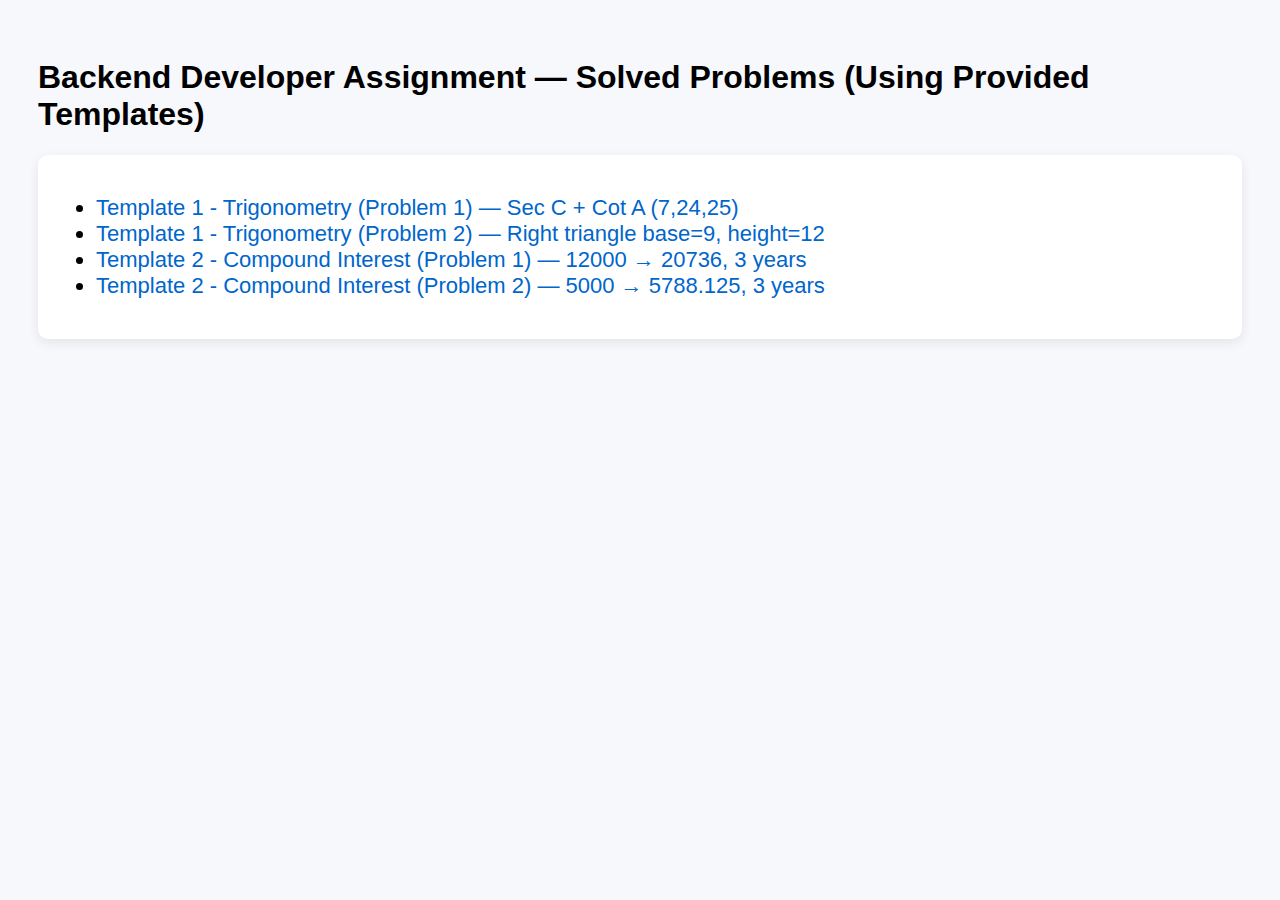
<file: index.html>
<!DOCTYPE html>
<html lang="en">
<head>
<meta charset="utf-8" />
<meta name="viewport" content="width=device-width,initial-scale=1" />
<title>Backend Assignment - Templates</title>
<style>
body { font-family: Calibri, sans-serif; padding: 30px; background: #f6f8fb; }
ul { font-size: 22px; }
a { text-decoration: none; color: #0066cc; }
.card { background: white; padding: 18px; border-radius: 10px; box-shadow: 0 4px 12px rgba(0,0,0,0.08); margin-bottom: 12px; }
</style>
</head>
<body>
<h1>Backend Developer Assignment — Solved Problems (Using Provided Templates)</h1>
<div class="card">
<ul>
<li><a href="temp1_problem1.html" target="_blank">Template 1 - Trigonometry (Problem 1) — Sec C + Cot A (7,24,25)</a></li>
<li><a href="temp1_problem2.html" target="_blank">Template 1 - Trigonometry (Problem 2) — Right triangle base=9, height=12</a></li>
<li><a href="interestcompounded1.html" target="_blank">Template 2 - Compound Interest (Problem 1) — 12000 → 20736, 3 years</a></li>
<li><a href="interestcompounded2.html" target="_blank">Template 2 - Compound Interest (Problem 2) — 5000 → 5788.125, 3 years</a></li>
</ul>
</div>
</body>
</html>
</file>
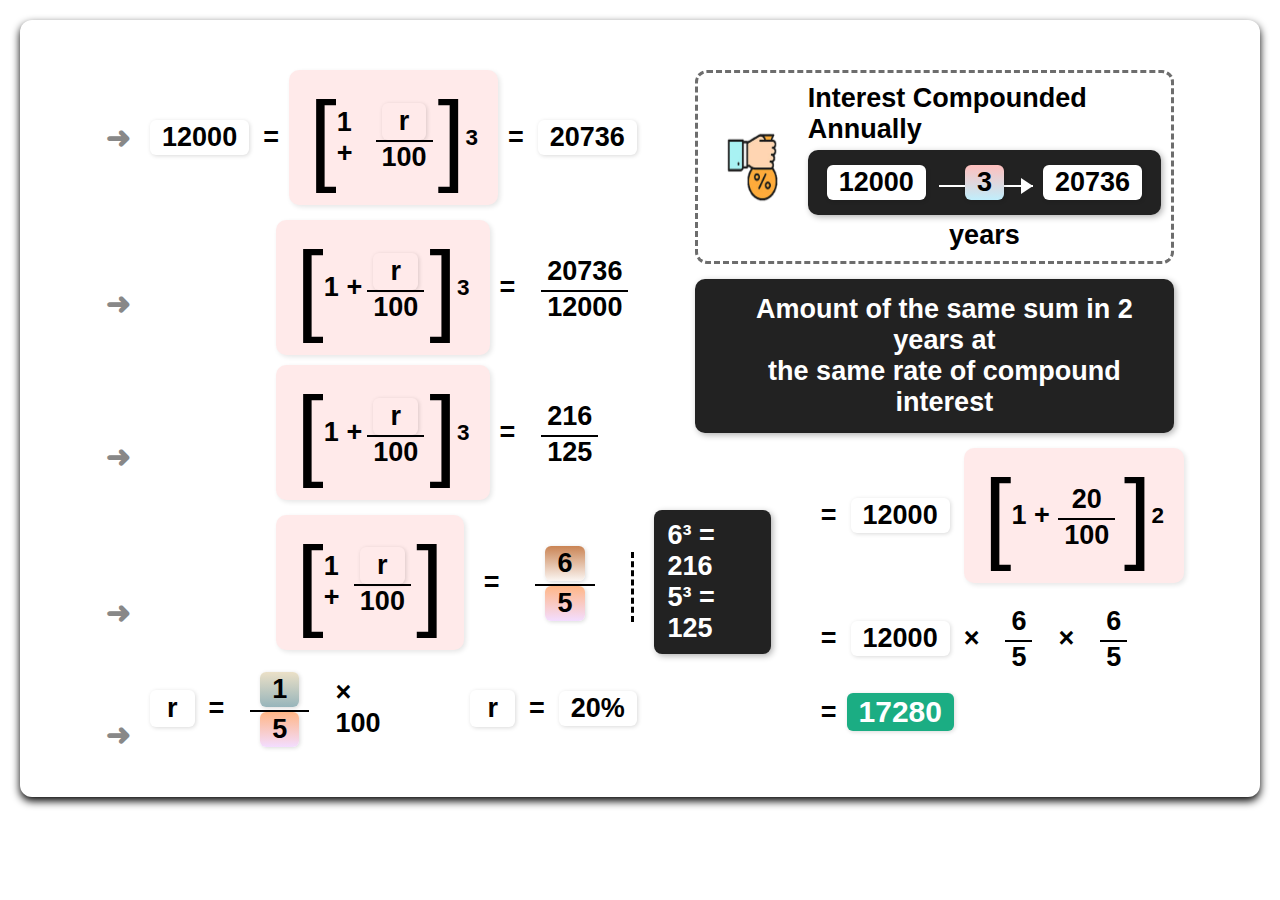
<file: interestcompounded1.html>
<!DOCTYPE html>
<html lang="en">
<head>
  <meta charset="UTF-8" />
  <title>Compound Interest - Problem 1 (12000→20736)</title>
  <link rel="stylesheet" href="colourCode.css">
  <style>
    body {
      margin: 0;
      padding: 20px;
      font-family: Calibri, sans-serif;
      font-size: 27px;
      font-weight: bold;
      background: #fff;
    }

    .container {
      max-width: 1120px;
      margin: auto;
      display: flex;
      gap: 0px;
      box-shadow: 0 4px 8px rgba(-10,0,0,4);
      border-radius: 12px;
      padding: 50px 86px;
      position: relative;
    }

    .arrow-col {
      width: 40px;
      position: relative;
      margin-right: 10px;
    }

    .arrow {
      position: absolute;
      left: 0;
      font-size: 30px;
      color: #888;
    }

    .arrow1 { top: 50px; }
    .arrow2 { top: 216px; }
    .arrow3 { top: 369PX; }
    .arrow4 { top: 525px; }
    .arrow5 { top: 647px; }

    .left-col {
      flex: 1.2;
      display: flex;
      flex-direction: column;
      gap: 15px;
    }

    .right-col {
      flex: 1.2;
      display: flex;
      flex-direction: column;
      gap: 15px;
      padding-left: 54px;
    }

    .step {
      display: flex;
      align-items: center;
      gap: 10px;
    }

    .bracket {
      background: #ffeaea;
      padding: 10px 20px;
      display: flex;
      align-items: center;
      border-radius: 10px;
      box-shadow: 2px 2px 5px rgba(0,0,0,0.1);
    }

    .fraction {
      display: inline-flex;
      flex-direction: column;
      align-items: center;
      justify-content: center;
      margin: 0 5px;
    }

    .fraction .top {
      padding: 3px 17px;
    }

    .fraction .bottom {
      border-top: 2px solid #000;
      padding: 0 6px;
    }

    .varbox {
      padding: 3px 17px;
      border-radius: 6px;
      display: inline-block;
      margin: 0 4px;
      box-shadow: 1px 1px 4px rgba(0, 0, 0, 0.15);
    }

    .numbox {
      background: #ffffff;
      padding: 2px 12px;
      border-radius: 6px;
      display: inline-block;
      margin: 0 4px;
      box-shadow: 1px 1px 4px rgba(0, 0, 0, 0.15);
      z-index: 2;
    }

    .highlight {
      background: #1bad83;
      color: white;
      padding: 2px 12px;
      border-radius: 6px;
      box-shadow: 1px 1px 4px rgba(0, 0, 0, 0.15);
      font-size: 30px;
    }

    .dashed-container {
      display: flex;
      justify-content: space-between;
      gap: 20px;
      position: relative;
      align-items: center;
    }

    .dashed-line {
      width: 0;
      border-left: 3px dashed #000;
      height: 70px;
      position: relative;
      top: 5px;
    }

    .blackbox-inline {
      background: #222;
      color: #fff;
      padding: 10px 14px;
      border-radius: 8px;
      font-size: 27px;
      box-shadow: 2px 2px 6px rgba(0,0,0,0.3);
      gap: 10px;
    }

    .blackbox {
      background: #222;
      color: #fff;
      padding: 15px;
      border-radius: 10px;
      box-shadow: 2px 2px 6px rgba(0,0,0,0.3);
      text-align: center;
      display: flex;
      gap: 31px;
    }

    .blackbox-container {
      position: relative;
    }

    .long-arrow {
      position: absolute;
      top: -12px;
      left: 177px;
      transform: translateX(-50%);
      width: 2px;
      height: 94px;
      background: white;
      z-index: 1;
      rotate: 270deg;
    }

    .long-arrow::after {
      content: '';
      position: absolute;
      bottom: 0;
      left: 50%;
      transform: translateX(-50%);
      width: 0;
      height: 0;
      border-left: 8px solid transparent;
      border-right: 8px solid transparent;
      border-top: 12px solid white;
    }

    .right-top-box {
      display: flex;
      align-items: center;
      gap: 10px;
      background: #fff;
      border: 3px dashed #6d6d6d;
      padding: 10px;
      border-radius: 12px;
    }

    .right-top-box img {
      width: 90px;
      height: 121px;
    }

    .vertical-content {
      display: flex;
      flex-direction: column;
      gap: 5px;
    }

    .calc-line {
      display: flex;
      align-items: center;
      gap: 10px;
    }

    .thirdBracket {
      font-size: 100px;
      font-weight: 100;
    }

    .num0 { background: linear-gradient(to bottom, #F8BACA, #A1C1E0);}
    .num1 { background: linear-gradient(to bottom, #EBE0C7, #97B5BB);}
    .num2 { background: linear-gradient(to bottom, #F3DDFF, #F9FAD7);}
    .num3 { background: linear-gradient(to bottom, #FFBFBD, #C0EEFC);}
    .num4 { background: linear-gradient(to bottom, #F5DEE7, #EEB8CC);}
    .num5 { background: linear-gradient(to bottom, #FFB686, #F3DDFF);}
    .num6 { background: linear-gradient(to bottom, #CA8454, #FBF6F3);}
    .num7 { background: linear-gradient(to bottom, #3399FE, #F0F7FF);}
    .num8 { background: linear-gradient(to bottom, #B8DDFF, #ffffff);}
    .num9 { background: linear-gradient(to bottom, #F1FAFB, #8DD6D8);} 
  </style>
</head>
<body>

<div class="container">
  <!-- Arrow Column -->
  <div class="arrow-col">
    <div class="arrow arrow1">➜</div>
    <div class="arrow arrow2">➜</div>
    <div class="arrow arrow3">➜</div>
    <div class="arrow arrow4">➜</div>
    <div class="arrow arrow5">➜</div>
  </div>

  <!-- Left Column -->
  <div class="left-col">
    <div class="step">
      <span class="numbox">12000</span>
      <span>=</span>
      <div class="bracket">
        <span class="thirdBracket">[</span> 1 +
        <span class="fraction">
          <span class="top varbox R">r</span>
          <span class="bottom">100</span>
        </span> <span class="thirdBracket">]</span> <sup>3</sup>
      </div>
      <span>=</span>
      <span class="numbox">20736</span>
    </div>

    <div style="position: relative; left:130px; display: flex;flex-direction: column ; row-gap: 10px;">
      <div class="step">
        <div class="bracket">  <span class="thirdBracket">[</span> 1 +
          <span class="fraction">
            <span class="top varbox R">r</span>
            <span class="bottom">100</span>
          </span> <span class="thirdBracket">]</span><sup>3</sup>
        </div>
        <span>=</span>
        <span class="fraction">
          <span class="top">20736</span>
          <span class="bottom">12000</span>
        </span>
      </div>

      <div class="step">
        <div class="bracket">  <span class="thirdBracket">[</span> 1 +
          <span class="fraction">
            <span class="top varbox R">r</span>
            <span class="bottom">100</span>
          </span>  <span class="thirdBracket">]</span><sup>3</sup>
        </div>
        <span>=</span>
        <span class="fraction">
          <span class="top">216</span>
          <span class="bottom">125</span>
        </span>
      </div>

      <div class="dashed-container">
        <div class="bracket"> <span class="thirdBracket">[</span> 1 +
          <span class="fraction">
            <span class="top varbox R">r</span>
            <span class="bottom">100</span>
          </span>  <span class="thirdBracket">]</span>
        </div>

        <span>=</span>
        <span class="fraction">
          <span class="top"><span class="numbox num6">6</span></span>
          <span class="bottom"><span class="numbox num5">5</span></span>
        </span>

        <div class="dashed-line"></div>

        <div class="step">
          <span class="blackbox-inline">6³ = 216<br>5³ = 125</span>
        </div>
      </div>
    </div>

    <div class="step">
      <span class="varbox R">r</span>
      <span>=</span>
      <span class="fraction">
        <span class=" top"><span class="numbox num1">1</span></span>
        <span class="bottom"><span class="numbox num5">5</span></span>
      </span>
      <span>× 100</span>
      <span class="varbox R" style="margin-left: 80px;">r</span>
      <span>=</span>
      <span class="numbox">20%</span>
    </div>
  </div>

  <!-- Right Column -->
  <div class="right-col">
    <div class="right-top-box">
      <img src="interesticon.png" alt="icon">
      <div class="vertical-content">
        <span>Interest Compounded Annually</span>

        <!-- ARROW + BLACKBOX WRAPPER -->
        <div class="blackbox-container">
          <div class="long-arrow"></div>
          <div class="blackbox" style="color: #000;">
            <span class="numbox">12000</span>
            <span class="numbox num3">3</span>
            <span class="numbox">20736</span>
          </div>
        </div>

        <span style="text-align: center;">years</span>
      </div>
    </div>

    <div class="blackbox" style="padding-left: 35px;">
      Amount of the same sum in 2 years at<br />
      the same rate of compound interest
    </div>

    <div style="position: relative;left: 126px; display: flex; flex-direction: column; row-gap: 20px;">
      <div class="calc-line">
        <span>=</span>
        <span class="numbox">12000</span>
        <span class="bracket">  <span class="thirdBracket">[</span>1 +
          <span class="fraction">
            <span class="top">20</span>
            <span class="bottom">100</span>
          </span>  <span class="thirdBracket">]</span> <sup>2</sup>
        </span>
      </div>

      <div class="calc-line">
        <span>=</span>
        <span class="numbox">12000</span>
        <span>×</span>
        <span class="fraction">
          <span class="top">6</span>
          <span class="bottom">5</span>
        </span>
        <span>×</span>
        <span class="fraction">
          <span class="top">6</span>
          <span class="bottom">5</span>
        </span>
      </div>

      <div class="calc-line">
        <span>=</span>
        <span class="highlight">17280</span>
      </div>
    </div>
  </div>
</div>

</body>
</html>
</file>
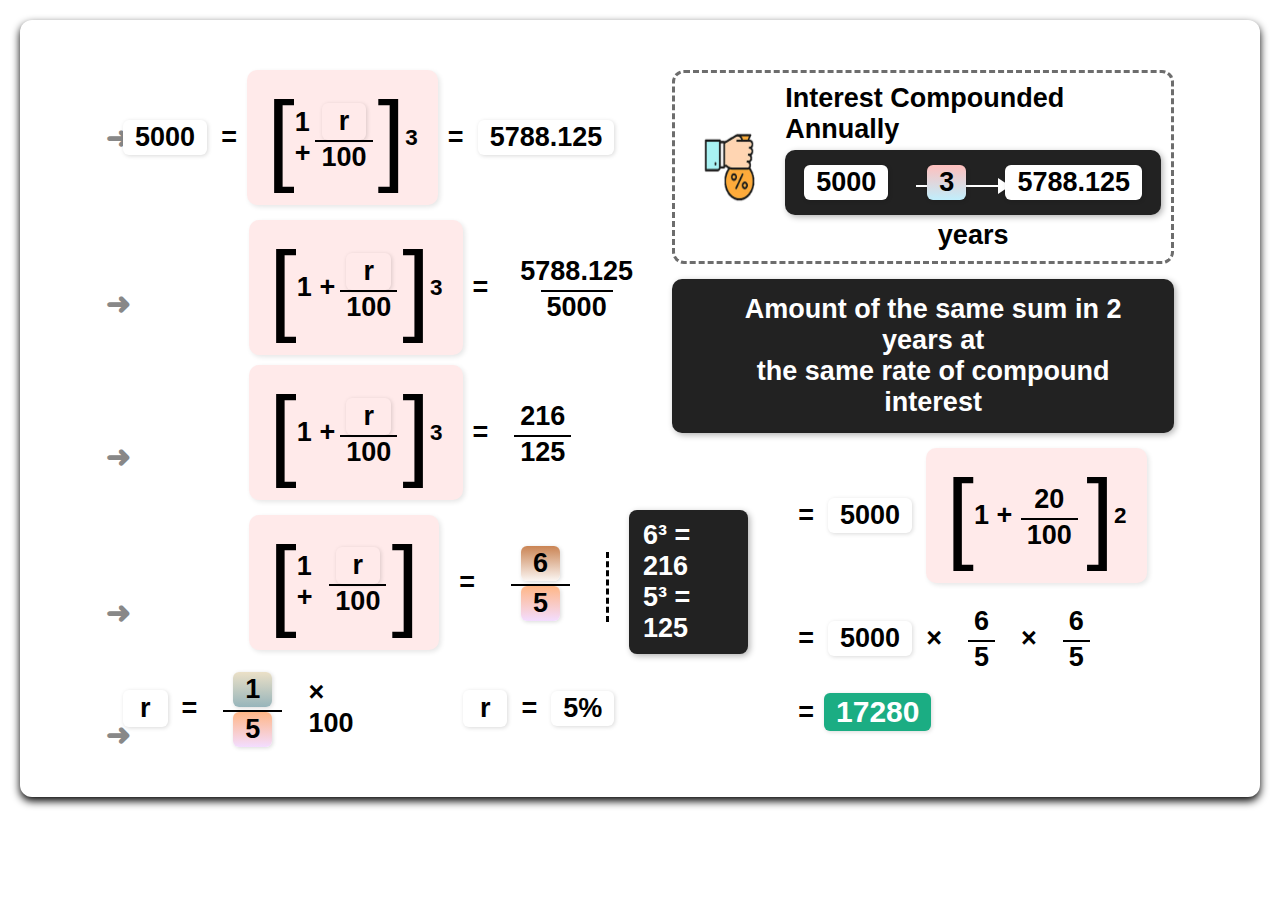
<file: interestcompounded2.html>
<!DOCTYPE html>

<html lang="en">
<head>
<meta charset="utf-8"/>
<title>Compound Interest - Problem 2 (5000→5788.125)</title>
<link href="colourCode.css" rel="stylesheet"/>
<style>
    body {
      margin: 0;
      padding: 20px;
      font-family: Calibri, sans-serif;
      font-size: 27px;
      font-weight: bold;
      background: #fff;
    }

    .container {
      max-width: 1120px;
      margin: auto;
      display: flex;
      gap: 0px;
      box-shadow: 0 4px 8px rgba(-10,0,0,4);
      border-radius: 12px;
      padding: 50px 86px;
      position: relative;
    }

    .arrow-col {
      width: 40px;
      position: relative;
      margin-right: 10px;
    }

    .arrow {
      position: absolute;
      left: 0;
      font-size: 30px;
      color: #888;
    }

    .arrow1 { top: 50px; }
    .arrow2 { top: 216px; }
    .arrow3 { top: 369PX; }
    .arrow4 { top: 525px; }
    .arrow5 { top: 647px; }

    .left-col {
      flex: 1.2;
      display: flex;
      flex-direction: column;
      gap: 15px;
    }

    .right-col {
      flex: 1.2;
      display: flex;
      flex-direction: column;
      gap: 15px;
      padding-left: 54px;
    }

    .step {
      display: flex;
      align-items: center;
      gap: 10px;
    }

    .bracket {
      background: #ffeaea;
      padding: 10px 20px;
      display: flex;
      align-items: center;
      border-radius: 10px;
      box-shadow: 2px 2px 5px rgba(0,0,0,0.1);
    }

    .fraction {
      display: inline-flex;
      flex-direction: column;
      align-items: center;
      justify-content: center;
      margin: 0 5px;
    }

    .fraction .top {
      padding: 3px 17px;
    }

    .fraction .bottom {
      border-top: 2px solid #000;
      padding: 0 6px;
    }

    .varbox {
      padding: 3px 17px;
      border-radius: 6px;
      display: inline-block;
      margin: 0 4px;
      box-shadow: 1px 1px 4px rgba(0, 0, 0, 0.15);
    }

    .numbox {
      background: #ffffff;
      padding: 2px 12px;
      border-radius: 6px;
      display: inline-block;
      margin: 0 4px;
      box-shadow: 1px 1px 4px rgba(0, 0, 0, 0.15);
      z-index: 2;
    }

    .highlight {
      background: #1bad83;
      color: white;
      padding: 2px 12px;
      border-radius: 6px;
      box-shadow: 1px 1px 4px rgba(0, 0, 0, 0.15);
      font-size: 30px;
    }

    .dashed-container {
      display: flex;
      justify-content: space-between;
      gap: 20px;
      position: relative;
      align-items: center;
    }

    .dashed-line {
      width: 0;
      border-left: 3px dashed #000;
      height: 70px;
      position: relative;
      top: 5px;
    }

    .blackbox-inline {
      background: #222;
      color: #fff;
      padding: 10px 14px;
      border-radius: 8px;
      font-size: 27px;
      box-shadow: 2px 2px 6px rgba(0,0,0,0.3);
      gap: 10px;
    }

    .blackbox {
      background: #222;
      color: #fff;
      padding: 15px;
      border-radius: 10px;
      box-shadow: 2px 2px 6px rgba(0,0,0,0.3);
      text-align: center;
      display: flex;
      gap: 31px;
    }

    .blackbox-container {
      position: relative;
    }

    .long-arrow {
      position: absolute;
      top: -12px;
      left: 177px;
      transform: translateX(-50%);
      width: 2px;
      height: 94px;
      background: white;
      z-index: 1;
      rotate: 270deg;
    }

    .long-arrow::after {
      content: '';
      position: absolute;
      bottom: 0;
      left: 50%;
      transform: translateX(-50%);
      width: 0;
      height: 0;
      border-left: 8px solid transparent;
      border-right: 8px solid transparent;
      border-top: 12px solid white;
    }

    .right-top-box {
      display: flex;
      align-items: center;
      gap: 10px;
      background: #fff;
      border: 3px dashed #6d6d6d;
      padding: 10px;
      border-radius: 12px;
    }

    .right-top-box img {
      width: 90px;
      height: 121px;
    }

    .vertical-content {
      display: flex;
      flex-direction: column;
      gap: 5px;
    }

    .calc-line {
      display: flex;
      align-items: center;
      gap: 10px;
    }

    .thirdBracket {
      font-size: 100px;
      font-weight: 100;
    }

    .num0 { background: linear-gradient(to bottom, #F8BACA, #A1C1E0);}
    .num1 { background: linear-gradient(to bottom, #EBE0C7, #97B5BB);}
    .num2 { background: linear-gradient(to bottom, #F3DDFF, #F9FAD7);}
    .num3 { background: linear-gradient(to bottom, #FFBFBD, #C0EEFC);}
    .num4 { background: linear-gradient(to bottom, #F5DEE7, #EEB8CC);}
    .num5 { background: linear-gradient(to bottom, #FFB686, #F3DDFF);}
    .num6 { background: linear-gradient(to bottom, #CA8454, #FBF6F3);}
    .num7 { background: linear-gradient(to bottom, #3399FE, #F0F7FF);}
    .num8 { background: linear-gradient(to bottom, #B8DDFF, #ffffff);}
    .num9 { background: linear-gradient(to bottom, #F1FAFB, #8DD6D8);} 
  </style>
</head>
<body>
<div class="container">
<!-- Arrow Column -->
<div class="arrow-col">
<div class="arrow arrow1">➜</div>
<div class="arrow arrow2">➜</div>
<div class="arrow arrow3">➜</div>
<div class="arrow arrow4">➜</div>
<div class="arrow arrow5">➜</div>
</div>
<!-- Left Column -->
<div class="left-col">
<div class="step">
<span class="numbox">5000</span>
<span>=</span>
<div class="bracket">
<span class="thirdBracket">[</span> 1 +
        <span class="fraction">
<span class="top varbox R">r</span>
<span class="bottom">100</span>
</span> <span class="thirdBracket">]</span> <sup>3</sup>
</div>
<span>=</span>
<span class="numbox">5788.125</span>
</div>
<div style="position: relative; left:130px; display: flex;flex-direction: column ; row-gap: 10px;">
<div class="step">
<div class="bracket"> <span class="thirdBracket">[</span> 1 +
          <span class="fraction">
<span class="top varbox R">r</span>
<span class="bottom">100</span>
</span> <span class="thirdBracket">]</span><sup>3</sup>
</div>
<span>=</span>
<span class="fraction">
<span class="top">5788.125</span>
<span class="bottom">5000</span>
</span>
</div>
<div class="step">
<div class="bracket"> <span class="thirdBracket">[</span> 1 +
          <span class="fraction">
<span class="top varbox R">r</span>
<span class="bottom">100</span>
</span> <span class="thirdBracket">]</span><sup>3</sup>
</div>
<span>=</span>
<span class="fraction">
<span class="top">216</span>
<span class="bottom">125</span>
</span>
</div>
<div class="dashed-container">
<div class="bracket"> <span class="thirdBracket">[</span> 1 +
          <span class="fraction">
<span class="top varbox R">r</span>
<span class="bottom">100</span>
</span> <span class="thirdBracket">]</span>
</div>
<span>=</span>
<span class="fraction">
<span class="top"><span class="numbox num6">6</span></span>
<span class="bottom"><span class="numbox num5">5</span></span>
</span>
<div class="dashed-line"></div>
<div class="step">
<span class="blackbox-inline">6³ = 216<br/>5³ = 125</span>
</div>
</div>
</div>
<div class="step">
<span class="varbox R">r</span>
<span>=</span>
<span class="fraction">
<span class="top"><span class="numbox num1">1</span></span>
<span class="bottom"><span class="numbox num5">5</span></span>
</span>
<span>× 100</span>
<span class="varbox R" style="margin-left: 80px;">r</span>
<span>=</span>
<span class="numbox">5%</span>
</div>
</div>
<!-- Right Column -->
<div class="right-col">
<div class="right-top-box">
<img alt="icon" src="interesticon.png"/>
<div class="vertical-content">
<span>Interest Compounded Annually</span>
<!-- ARROW + BLACKBOX WRAPPER -->
<div class="blackbox-container">
<div class="long-arrow"></div>
<div class="blackbox" style="color: #000;">
<span class="numbox">5000</span>
<span class="numbox num3">3</span>
<span class="numbox">5788.125</span>
</div>
</div>
<span style="text-align: center;">years</span>
</div>
</div>
<div class="blackbox" style="padding-left: 35px;">
      Amount of the same sum in 2 years at<br>
      the same rate of compound interest
    </br></div>
<div style="position: relative;left: 126px; display: flex; flex-direction: column; row-gap: 20px;">
<div class="calc-line">
<span>=</span>
<span class="numbox">5000</span>
<span class="bracket"> <span class="thirdBracket">[</span>1 +
          <span class="fraction">
<span class="top">20</span>
<span class="bottom">100</span>
</span> <span class="thirdBracket">]</span> <sup>2</sup>
</span>
</div>
<div class="calc-line">
<span>=</span>
<span class="numbox">5000</span>
<span>×</span>
<span class="fraction">
<span class="top">6</span>
<span class="bottom">5</span>
</span>
<span>×</span>
<span class="fraction">
<span class="top">6</span>
<span class="bottom">5</span>
</span>
</div>
<div class="calc-line">
<span>=</span>
<span class="highlight">17280</span>
</div>
</div>
</div>
</div>
</body>
</html>
</file>
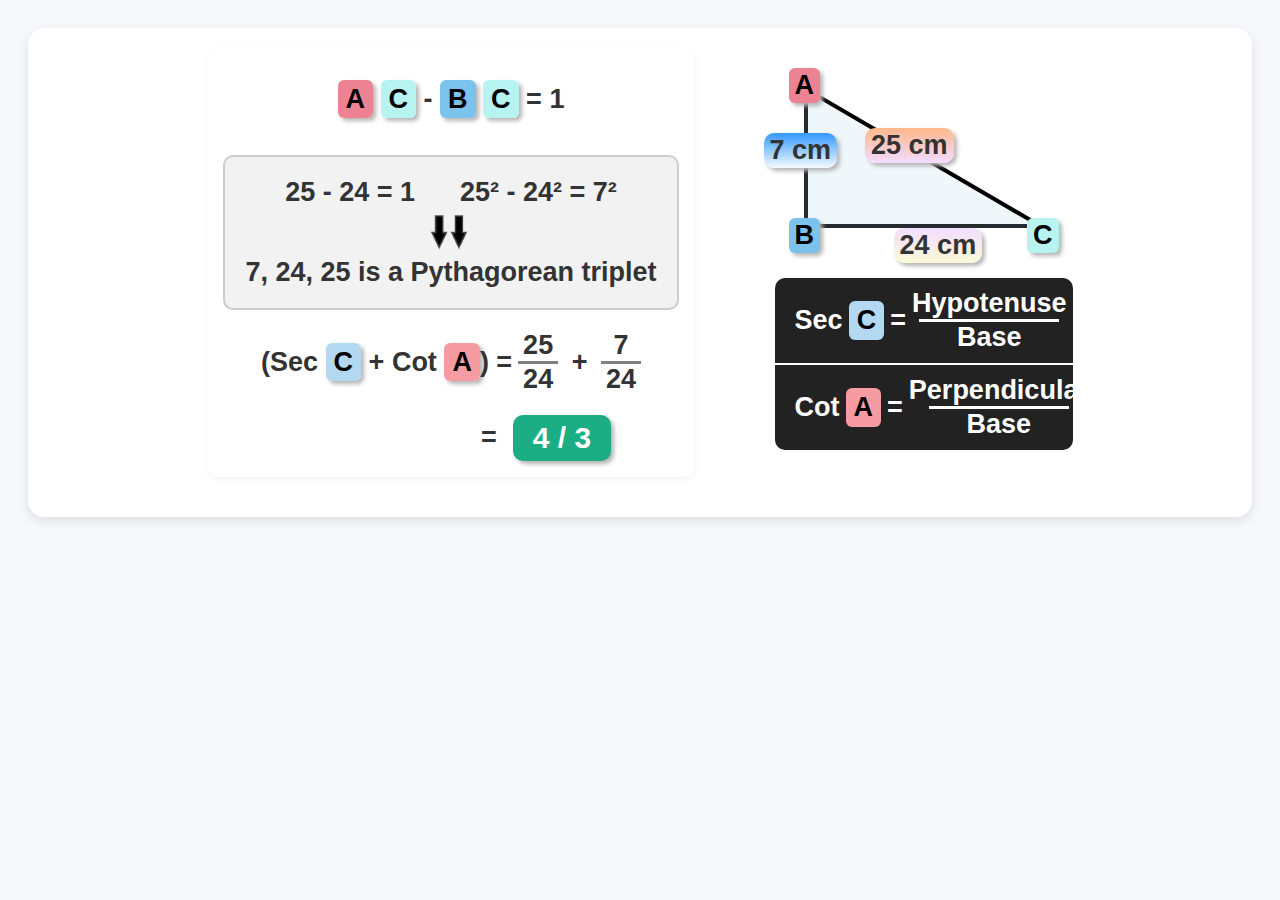
<file: temp1_problem1.html>
<!DOCTYPE html> 
<html lang="en">
<head>
  <meta charset="UTF-8" />
  <meta name="viewport" content="width=device-width, initial-scale=1.0"/>
  <title>Template1 - Problem 1 (7,24,25)</title>
  <style>
    * {
      box-sizing: border-box;
      font-family: Calibri, sans-serif;
    }
    body {
      background: #f6f8fb;
      padding: 20px;
      color: #333;
      font-size: 27px;
      font-weight: bold;
    }
    .container {
        
      display: flex;
      justify-content: center;
      margin: auto;
      background: white;
      padding: 20px;
      border-radius: 16px;
      box-shadow: 0 4px 12px rgba(0,0,0,0.1);
      gap: 80px;
    }

    .triangle-diagram {
      position: relative;
      width: 240px;
      height: 140px;
      margin: 40px auto;
    }

    .side.ab {
      position: absolute;
      left: 0;
      bottom: 0;
      width: 4px;
      height: 140px;
      background: black;
    }

    .side.bc {
      position: absolute;
      left: 0;
      bottom: 0;
      width: 240px;
      height: 4px;
      background: black;
    }

  .side-ac-line {
  position: absolute;
  left: 0;
  bottom: 0;
}


    .label {
      position: absolute;
      font-weight: bold;
      background: white;
      padding: 2px 6px;
      border-radius: 6px;
            box-shadow: 3px 3px 4px rgba(181, 181, 181, 1.5);
            color: black;

    }

    .point-a {
      top: -20px;
      left: -15px;
      background-color: #ED8392;

    }

    .point-b {
      bottom: -25px;
      left: -15px;
      background-color: #7BC3EC;
    }

    .point-c {
      bottom: -25px;
      right: -15px;
      background-color: #B7F3F0;
    }

    .dimension {
      position: absolute;
      background: white;
      padding: 2px 6px;
      border-radius: 10px;
      box-shadow: 0 1px 3px rgba(0, 0, 0, 0.1);
            box-shadow: 3px 3px 4px rgba(181, 181, 181, 1.5);

    }

    .ab-label {
      left: -40px;
      top: 45px;
    background: linear-gradient(to top, #F5FAFF, #3399FF);
    }

    .bc-label {
      bottom: -35px;
      left: 90px;
      background: linear-gradient(to top, #F9FAD6, #F3DDFF);

    }

    .ac-label {
      top: 40px;
      right: 90px;
      background: linear-gradient(to top, #F3DDFF, #FEB78A);
    }

    .formula-table {
      background: #222;
      color: white;
      border-radius: 10px;
      padding: 10px 20px;
      display: inline-block;
      display: flex;
      flex-direction: column;
    }

    .explanation-box-1 {
      border-radius: 12px;
      padding: 16px;
      margin-bottom: 20px;
      box-shadow: 0 2px 6px rgba(0,0,0,0.05);
      display: flex;
      flex-direction: column;
      width: fit-content;
      gap: 20px;
      align-items: anchor-center;
    }

    .math-box {
      border-radius: 12px;
      padding: 10px 20px;
      margin: 10px 0;
      font-weight: bold;
      display: inline-block;
      text-align: center;
    }

    .fraction {
      display: flex;
      flex-direction: column;
      align-items: center;
    }

    .line-by {
      width: 40px;
      height: 3px;
      background: gray;
    }

    .linel-by {
      width: 140px;
      height: 3px;
      background: white;
    }

    .fraction-container {
      display: flex;
      align-items: center;
      justify-content: left;
      gap: 6px;
    }

    .answer-box {
        font-size: 30px;
      background-color: #1BAD83;
      color: white;
      padding: 6px 20px;
      border-radius: 10px;
      font-weight: bold;
      margin-left: 10px;
      box-shadow: 3px 3px 4px rgba(181, 181, 181, 1.5);
    }
    .formulaBoxUltimate{
     width: 298px;
    display: flex;
    flex-direction: column;
    gap: 2px;
    margin-top: 10px;
    }
    .arrow-img{
      width: 50px;
    }
  </style>
</head>
<body>
  <div class="container">
    <div>
      <div class="explanation-box-1">
        <div class="math-box">
          <span style="background:#ED8392; color:black; padding:4px 8px; border-radius:6px;box-shadow: 3px 3px 4px rgba(181, 181, 181, 1.5);">A</span>
          <span style="background:#B7F3F0; color:black; padding:4px 8px; border-radius:6px;box-shadow: 3px 3px 4px rgba(181, 181, 181, 1.5);">C</span>
          -
          <span style="background:#7BC3EC; color:black; padding:4px 8px; border-radius:6px;box-shadow: 3px 3px 4px rgba(181, 181, 181, 1.5);">B</span>
          <span style="background:#B7F3F0; color:black; padding:4px 8px; border-radius:6px;box-shadow: 3px 3px 4px rgba(181, 181, 181, 1.5);">C</span>
          = 1
        </div>
        <div style="border: 2px solid #ccc;border-radius: 10px;background: #F2F2F2;">
        <div class="math-box">
          <div>25 - 24 = 1 &nbsp;&nbsp;&nbsp;&nbsp; 25² - 24² = 7²</div>
          <div> <img src="arrow.png" alt="arrow" class="arrow-img"></div>
      
          <div>7, 24, 25 is a Pythagorean triplet</div>
        </div>
        </div>
        <div class="fraction-container">
          <span>(Sec <span style="background:#b3d8f1; color:black; padding:4px 8px; border-radius:6px;box-shadow: 3px 3px 4px rgba(181, 181, 181, 1.5);">C</span> + Cot <span style="background:#f79ba2; color:black; padding:4px 8px; border-radius:6px;box-shadow: 3px 3px 4px rgba(181, 181, 181, 1.5);">A</span>) =</span>
          <div class="fraction">
            <div>25</div>
            <div class="line-by"></div>
            <div>24</div>
          </div>
          <span>&nbsp;+&nbsp;</span>
          <div class="fraction">
            <div>7</div>
            <div class="line-by"></div>
            <div>24</div>
          </div>
          
        </div>
        <div class="fraction-container" style="margin-left: 190px;">
          <span>=</span>
          <div class="answer-box">4 / 3</div>
        </div>
      </div>
    </div>
    <div style="display: flex;flex-direction: column;">
      <div class="triangle-diagram">
        <div class="side ab"></div>
        <div class="side bc"></div>

        <svg class="side-ac-line" width="240" height="140">
  <!-- Triangle fill -->
  <polygon points="0,140 0,0 240,140" fill="rgba(173, 216, 230, 0.2)" />
  <!-- Hypotenuse line (AC) -->
  <line x1="0" y1="0" x2="240" y2="140" stroke="black" stroke-width="4" />
</svg>

        <div class="label point-a">A</div>
        <div class="label point-b">B</div>
        <div class="label point-c">C</div>
        <div class="dimension ab-label">7 cm</div>
        <div class="dimension bc-label">24 cm</div>
        <div class="dimension ac-label">25 cm</div>
      </div>
      <div class="formulaBoxUltimate" >
      <div class="formula-table" style="border-radius: 10px 10px 0px 0px;">
        <div class="fraction-container">
          Sec <span style="background:#b3d8f1; color:black; padding:4px 8px; border-radius:6px;">C</span> =
          <div class="fraction">
            <div>Hypotenuse</div>
            <div class="linel-by"></div>
            <div>Base</div>
          </div>
        </div>
        </div>
        <div class="formula-table" style="border-radius: 0px 0px 10px 10px;">
        <div class="fraction-container">
          Cot <span style="background:#f79ba2; color:black; padding:4px 8px; border-radius:6px;">A</span> =
          <div class="fraction">
            <div>Perpendicular</div>
            <div class="linel-by"></div>
            <div>Base</div>
          </div>
        </div>

      </div>
      </div>

    </div>
  </div>
</body>
</html>
</file>
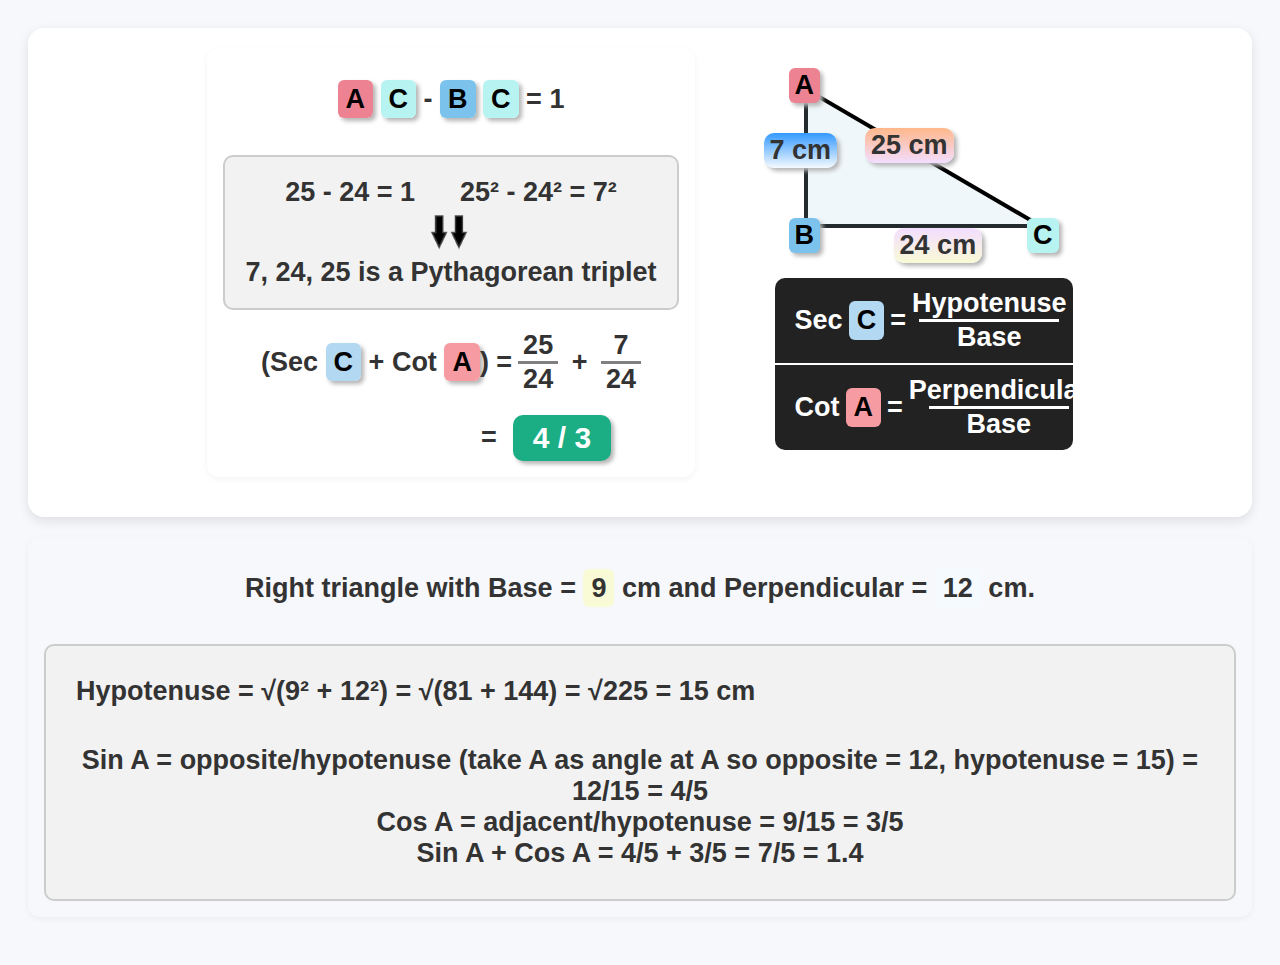
<file: temp1_problem2.html>
<!DOCTYPE html>

<html lang="en">
<head>
<meta charset="utf-8"/>
<meta content="width=device-width, initial-scale=1.0" name="viewport"/>
<title>Template1 - Problem 2 (9,12,15)</title>
<style>
    * {
      box-sizing: border-box;
      font-family: Calibri, sans-serif;
    }
    body {
      background: #f6f8fb;
      padding: 20px;
      color: #333;
      font-size: 27px;
      font-weight: bold;
    }
    .container {
        
      display: flex;
      justify-content: center;
      margin: auto;
      background: white;
      padding: 20px;
      border-radius: 16px;
      box-shadow: 0 4px 12px rgba(0,0,0,0.1);
      gap: 80px;
    }

    .triangle-diagram {
      position: relative;
      width: 240px;
      height: 140px;
      margin: 40px auto;
    }

    .side.ab {
      position: absolute;
      left: 0;
      bottom: 0;
      width: 4px;
      height: 140px;
      background: black;
    }

    .side.bc {
      position: absolute;
      left: 0;
      bottom: 0;
      width: 240px;
      height: 4px;
      background: black;
    }

  .side-ac-line {
  position: absolute;
  left: 0;
  bottom: 0;
}


    .label {
      position: absolute;
      font-weight: bold;
      background: white;
      padding: 2px 6px;
      border-radius: 6px;
            box-shadow: 3px 3px 4px rgba(181, 181, 181, 1.5);
            color: black;

    }

    .point-a {
      top: -20px;
      left: -15px;
      background-color: #ED8392;

    }

    .point-b {
      bottom: -25px;
      left: -15px;
      background-color: #7BC3EC;
    }

    .point-c {
      bottom: -25px;
      right: -15px;
      background-color: #B7F3F0;
    }

    .dimension {
      position: absolute;
      background: white;
      padding: 2px 6px;
      border-radius: 10px;
      box-shadow: 0 1px 3px rgba(0, 0, 0, 0.1);
            box-shadow: 3px 3px 4px rgba(181, 181, 181, 1.5);

    }

    .ab-label {
      left: -40px;
      top: 45px;
    background: linear-gradient(to top, #F5FAFF, #3399FF);
    }

    .bc-label {
      bottom: -35px;
      left: 90px;
      background: linear-gradient(to top, #F9FAD6, #F3DDFF);

    }

    .ac-label {
      top: 40px;
      right: 90px;
      background: linear-gradient(to top, #F3DDFF, #FEB78A);
    }

    .formula-table {
      background: #222;
      color: white;
      border-radius: 10px;
      padding: 10px 20px;
      display: inline-block;
      display: flex;
      flex-direction: column;
    }

    .explanation-box-1 {
      border-radius: 12px;
      padding: 16px;
      margin-bottom: 20px;
      box-shadow: 0 2px 6px rgba(0,0,0,0.05);
      display: flex;
      flex-direction: column;
      width: fit-content;
      gap: 20px;
      align-items: anchor-center;
    }

    .math-box {
      border-radius: 12px;
      padding: 10px 20px;
      margin: 10px 0;
      font-weight: bold;
      display: inline-block;
      text-align: center;
    }

    .fraction {
      display: flex;
      flex-direction: column;
      align-items: center;
    }

    .line-by {
      width: 40px;
      height: 3px;
      background: gray;
    }

    .linel-by {
      width: 140px;
      height: 3px;
      background: white;
    }

    .fraction-container {
      display: flex;
      align-items: center;
      justify-content: left;
      gap: 6px;
    }

    .answer-box {
        font-size: 30px;
      background-color: #1BAD83;
      color: white;
      padding: 6px 20px;
      border-radius: 10px;
      font-weight: bold;
      margin-left: 10px;
      box-shadow: 3px 3px 4px rgba(181, 181, 181, 1.5);
    }
    .formulaBoxUltimate{
     width: 298px;
    display: flex;
    flex-direction: column;
    gap: 2px;
    margin-top: 10px;
    }
    .arrow-img{
      width: 50px;
    }
  </style>
</head>
<body>
<div class="container">
<div>
<div class="explanation-box-1">
<div class="math-box">
<span style="background:#ED8392; color:black; padding:4px 8px; border-radius:6px;box-shadow: 3px 3px 4px rgba(181, 181, 181, 1.5);">A</span>
<span style="background:#B7F3F0; color:black; padding:4px 8px; border-radius:6px;box-shadow: 3px 3px 4px rgba(181, 181, 181, 1.5);">C</span>
          -
          <span style="background:#7BC3EC; color:black; padding:4px 8px; border-radius:6px;box-shadow: 3px 3px 4px rgba(181, 181, 181, 1.5);">B</span>
<span style="background:#B7F3F0; color:black; padding:4px 8px; border-radius:6px;box-shadow: 3px 3px 4px rgba(181, 181, 181, 1.5);">C</span>
          = 1
        </div>
<div style="border: 2px solid #ccc;border-radius: 10px;background: #F2F2F2;">
<div class="math-box">
<div>25 - 24 = 1      25² - 24² = 7²</div>
<div> <img alt="arrow" class="arrow-img" src="arrow.png"/></div>
<div>7, 24, 25 is a Pythagorean triplet</div>
</div>
</div>
<div class="fraction-container">
<span>(Sec <span style="background:#b3d8f1; color:black; padding:4px 8px; border-radius:6px;box-shadow: 3px 3px 4px rgba(181, 181, 181, 1.5);">C</span> + Cot <span style="background:#f79ba2; color:black; padding:4px 8px; border-radius:6px;box-shadow: 3px 3px 4px rgba(181, 181, 181, 1.5);">A</span>) =</span>
<div class="fraction">
<div>25</div>
<div class="line-by"></div>
<div>24</div>
</div>
<span> + </span>
<div class="fraction">
<div>7</div>
<div class="line-by"></div>
<div>24</div>
</div>
</div>
<div class="fraction-container" style="margin-left: 190px;">
<span>=</span>
<div class="answer-box">4 / 3</div>
</div>
</div>
</div>
<div style="display: flex;flex-direction: column;">
<div class="triangle-diagram">
<div class="side ab"></div>
<div class="side bc"></div>
<svg class="side-ac-line" height="140" width="240">
<!-- Triangle fill -->
<polygon fill="rgba(173, 216, 230, 0.2)" points="0,140 0,0 240,140"></polygon>
<!-- Hypotenuse line (AC) -->
<line stroke="black" stroke-width="4" x1="0" x2="240" y1="0" y2="140"></line>
</svg>
<div class="label point-a">A</div>
<div class="label point-b">B</div>
<div class="label point-c">C</div>
<div class="dimension ab-label">7 cm</div>
<div class="dimension bc-label">24 cm</div>
<div class="dimension ac-label">25 cm</div>
</div>
<div class="formulaBoxUltimate">
<div class="formula-table" style="border-radius: 10px 10px 0px 0px;">
<div class="fraction-container">
          Sec <span style="background:#b3d8f1; color:black; padding:4px 8px; border-radius:6px;">C</span> =
          <div class="fraction">
<div>Hypotenuse</div>
<div class="linel-by"></div>
<div>Base</div>
</div>
</div>
</div>
<div class="formula-table" style="border-radius: 0px 0px 10px 10px;">
<div class="fraction-container">
          Cot <span style="background:#f79ba2; color:black; padding:4px 8px; border-radius:6px;">A</span> =
          <div class="fraction">
<div>Perpendicular</div>
<div class="linel-by"></div>
<div>Base</div>
</div>
</div>
</div>
</div>
</div>
</div>
<div style="margin-top:20px;">
<div class="explanation-box-1">
<div class="math-box">
      Right triangle with Base = <span style="background:#F9FAD6; padding:4px 8px; border-radius:6px;">9</span> cm and Perpendicular = <span style="background:#F5FAFF; padding:4px 8px; border-radius:6px;">12</span> cm.
    </div>
<div style="border: 2px solid #ccc;border-radius: 10px;background: #F2F2F2; padding:10px;">
<div class="math-box">
        Hypotenuse = √(9² + 12²) = √(81 + 144) = √225 = <strong>15</strong> cm
      </div>
<div class="math-box" style="margin-top:8px;">
        Sin A = opposite/hypotenuse (take A as angle at A so opposite = 12, hypotenuse = 15) = 12/15 = 4/5<br/>
        Cos A = adjacent/hypotenuse = 9/15 = 3/5<br/>
        Sin A + Cos A = 4/5 + 3/5 = <strong>7/5</strong> = 1.4
      </div>
</div>
</div>
</div>

</body>
</html>
</file>
<file: colourCode.css>
/* Minimal placeholder for colourCode.css from the provided template.
   Do not modify template structure or classes in HTML. */
body { font-family: Calibri, sans-serif; }
</file>
